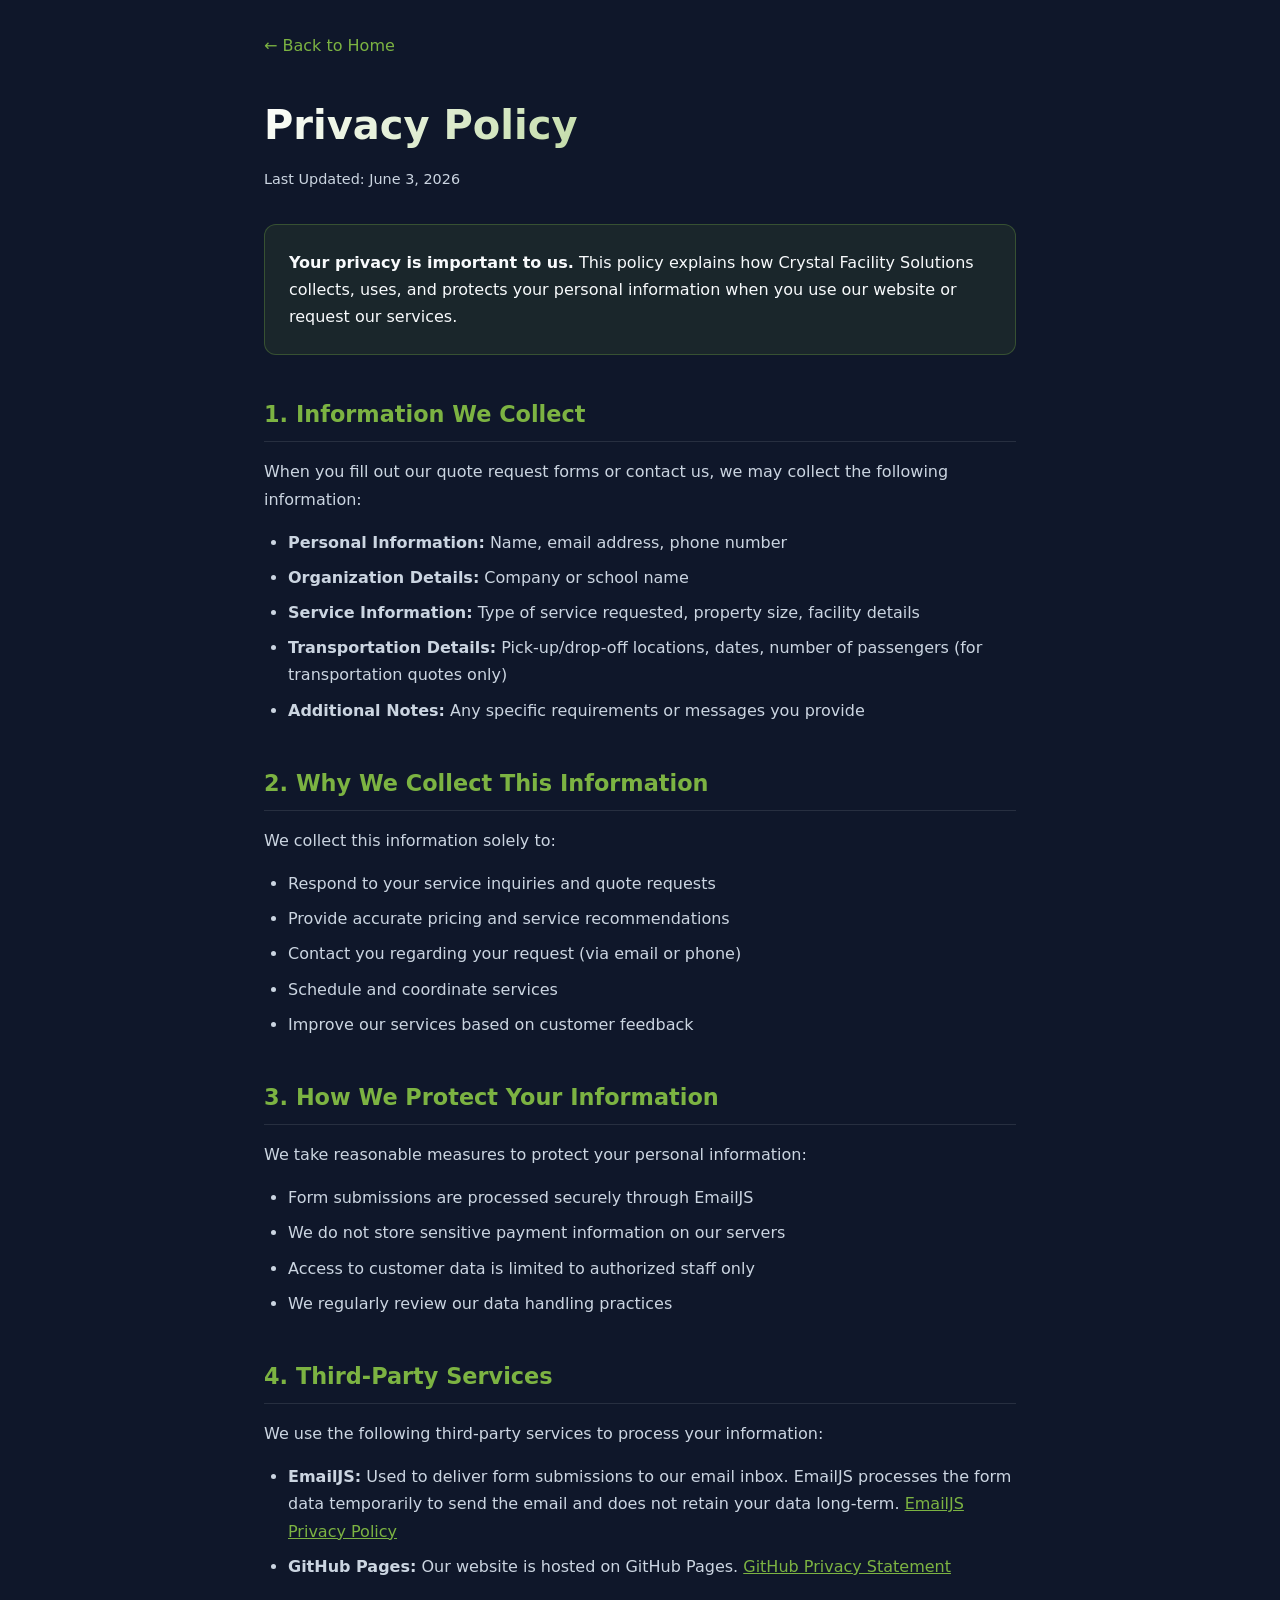
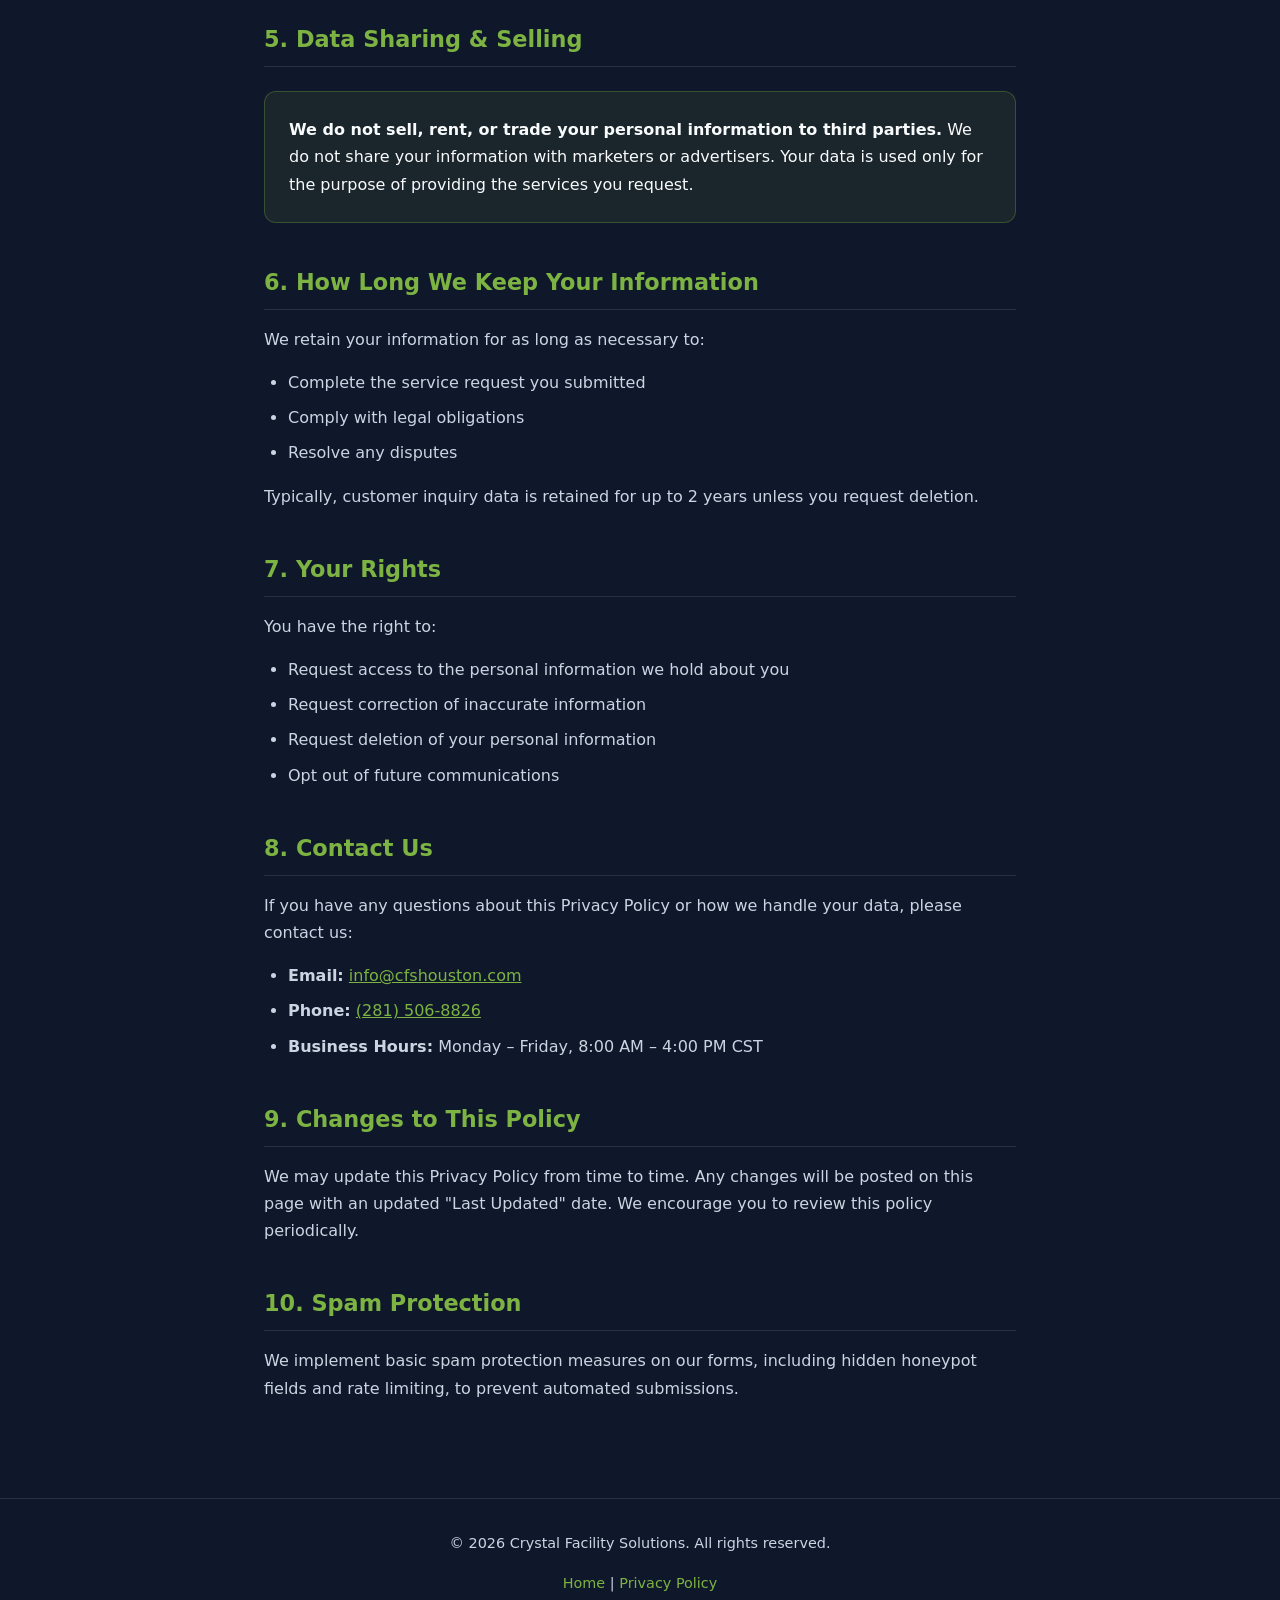
<file: privacy-policy.html>
<!DOCTYPE html>
<html lang="en">
<head>
    <meta charset="UTF-8">
    <meta name="viewport" content="width=device-width, initial-scale=1.0">
    <title>Privacy Policy | Crystal Facility Solutions</title>
    <meta name="description" content="Crystal Facility Solutions privacy policy. Learn how we collect, use, and protect your personal information.">
    <link rel="canonical" href="https://cfshouston.com/privacy-policy.html">
    <style>
        :root {
            --cfs-green: #7cb342;
            --cfs-dark-green: #558b2f;
            --dark: #0f172a;
            --dark-secondary: #1e293b;
            --text-primary: #f8fafc;
            --text-secondary: #cbd5e1;
            --border: rgba(255,255,255,0.1);
        }
        * { margin: 0; padding: 0; box-sizing: border-box; }
        body {
            font-family: 'Segoe UI', system-ui, -apple-system, sans-serif;
            background: var(--dark);
            color: var(--text-primary);
            line-height: 1.7;
        }
        .container {
            max-width: 800px;
            margin: 0 auto;
            padding: 2rem 1.5rem;
        }
        .back-link {
            display: inline-flex;
            align-items: center;
            gap: 0.5rem;
            color: var(--cfs-green);
            text-decoration: none;
            font-weight: 500;
            margin-bottom: 2rem;
            transition: color 0.3s ease;
        }
        .back-link:hover { color: #9ccc65; }
        h1 {
            font-size: 2.5rem;
            font-weight: 800;
            margin-bottom: 0.5rem;
            background: linear-gradient(135deg, #ffffff, var(--cfs-green));
            -webkit-background-clip: text;
            -webkit-text-fill-color: transparent;
            background-clip: text;
        }
        .last-updated {
            color: var(--text-secondary);
            font-size: 0.9rem;
            margin-bottom: 2rem;
        }
        h2 {
            font-size: 1.4rem;
            font-weight: 700;
            color: var(--cfs-green);
            margin-top: 2.5rem;
            margin-bottom: 1rem;
            padding-bottom: 0.5rem;
            border-bottom: 1px solid var(--border);
        }
        h3 {
            font-size: 1.1rem;
            font-weight: 600;
            color: var(--text-primary);
            margin-top: 1.5rem;
            margin-bottom: 0.75rem;
        }
        p, ul, li {
            color: var(--text-secondary);
            margin-bottom: 1rem;
        }
        ul { padding-left: 1.5rem; }
        li { margin-bottom: 0.5rem; }
        a { color: var(--cfs-green); text-decoration: underline; }
        a:hover { color: #9ccc65; }
        .highlight-box {
            background: rgba(124, 179, 66, 0.1);
            border: 1px solid rgba(124, 179, 66, 0.3);
            border-radius: 12px;
            padding: 1.5rem;
            margin: 1.5rem 0;
        }
        .highlight-box p { margin-bottom: 0; color: var(--text-primary); }
        .footer-simple {
            text-align: center;
            padding: 2rem;
            border-top: 1px solid var(--border);
            margin-top: 3rem;
            color: var(--text-secondary);
            font-size: 0.9rem;
        }
        .footer-simple a { color: var(--cfs-green); text-decoration: none; }
        @media (max-width: 768px) {
            h1 { font-size: 1.8rem; }
            h2 { font-size: 1.2rem; }
            .container { padding: 1.5rem 1rem; }
        }
    </style>
<link rel="icon" type="image/png" sizes="192x192" href="/favicon-192x192.png">
<link rel="icon" type="image/png" sizes="512x512" href="/favicon-512x512.png">
<link rel="apple-touch-icon" sizes="180x180" href="/apple-touch-icon.png">
<link rel="shortcut icon" href="/favicon.ico">
<link rel="manifest" href="/site.webmanifest">
</head>
<body>
    <div class="container">
        <a href="index.html" class="back-link">← Back to Home</a>

        <h1>Privacy Policy</h1>
        <p class="last-updated">Last Updated: June 3, 2026</p>

        <div class="highlight-box">
            <p><strong>Your privacy is important to us.</strong> This policy explains how Crystal Facility Solutions collects, uses, and protects your personal information when you use our website or request our services.</p>
        </div>

        <h2>1. Information We Collect</h2>
        <p>When you fill out our quote request forms or contact us, we may collect the following information:</p>
        <ul>
            <li><strong>Personal Information:</strong> Name, email address, phone number</li>
            <li><strong>Organization Details:</strong> Company or school name</li>
            <li><strong>Service Information:</strong> Type of service requested, property size, facility details</li>
            <li><strong>Transportation Details:</strong> Pick-up/drop-off locations, dates, number of passengers (for transportation quotes only)</li>
            <li><strong>Additional Notes:</strong> Any specific requirements or messages you provide</li>
        </ul>

        <h2>2. Why We Collect This Information</h2>
        <p>We collect this information solely to:</p>
        <ul>
            <li>Respond to your service inquiries and quote requests</li>
            <li>Provide accurate pricing and service recommendations</li>
            <li>Contact you regarding your request (via email or phone)</li>
            <li>Schedule and coordinate services</li>
            <li>Improve our services based on customer feedback</li>
        </ul>

        <h2>3. How We Protect Your Information</h2>
        <p>We take reasonable measures to protect your personal information:</p>
        <ul>
            <li>Form submissions are processed securely through EmailJS</li>
            <li>We do not store sensitive payment information on our servers</li>
            <li>Access to customer data is limited to authorized staff only</li>
            <li>We regularly review our data handling practices</li>
        </ul>

        <h2>4. Third-Party Services</h2>
        <p>We use the following third-party services to process your information:</p>
        <ul>
            <li><strong>EmailJS:</strong> Used to deliver form submissions to our email inbox. EmailJS processes the form data temporarily to send the email and does not retain your data long-term. <a href="https://www.emailjs.com/legal/privacy-policy/" target="_blank" rel="noopener noreferrer">EmailJS Privacy Policy</a></li>
            <li><strong>GitHub Pages:</strong> Our website is hosted on GitHub Pages. <a href="https://docs.github.com/en/site-policy/privacy-policies/github-privacy-statement" target="_blank" rel="noopener noreferrer">GitHub Privacy Statement</a></li>
        </ul>

        <h2>5. Data Sharing & Selling</h2>
        <div class="highlight-box">
            <p><strong>We do not sell, rent, or trade your personal information to third parties.</strong> We do not share your information with marketers or advertisers. Your data is used only for the purpose of providing the services you request.</p>
        </div>

        <h2>6. How Long We Keep Your Information</h2>
        <p>We retain your information for as long as necessary to:</p>
        <ul>
            <li>Complete the service request you submitted</li>
            <li>Comply with legal obligations</li>
            <li>Resolve any disputes</li>
        </ul>
        <p>Typically, customer inquiry data is retained for up to 2 years unless you request deletion.</p>

        <h2>7. Your Rights</h2>
        <p>You have the right to:</p>
        <ul>
            <li>Request access to the personal information we hold about you</li>
            <li>Request correction of inaccurate information</li>
            <li>Request deletion of your personal information</li>
            <li>Opt out of future communications</li>
        </ul>

        <h2>8. Contact Us</h2>
        <p>If you have any questions about this Privacy Policy or how we handle your data, please contact us:</p>
        <ul>
            <li><strong>Email:</strong> <a href="mailto:info@cfshouston.com">info@cfshouston.com</a></li>
            <li><strong>Phone:</strong> <a href="tel:+12815068826">(281) 506-8826</a></li>
            <li><strong>Business Hours:</strong> Monday – Friday, 8:00 AM – 4:00 PM CST</li>
        </ul>

        <h2>9. Changes to This Policy</h2>
        <p>We may update this Privacy Policy from time to time. Any changes will be posted on this page with an updated "Last Updated" date. We encourage you to review this policy periodically.</p>

        <h2>10. Spam Protection</h2>
        <p>We implement basic spam protection measures on our forms, including hidden honeypot fields and rate limiting, to prevent automated submissions.</p>
    </div>

    <footer class="footer-simple">
        <p>© 2026 Crystal Facility Solutions. All rights reserved.</p>
        <p><a href="index.html">Home</a> | <a href="privacy-policy.html">Privacy Policy</a></p>
    </footer>
</body>
</html>
</file>
